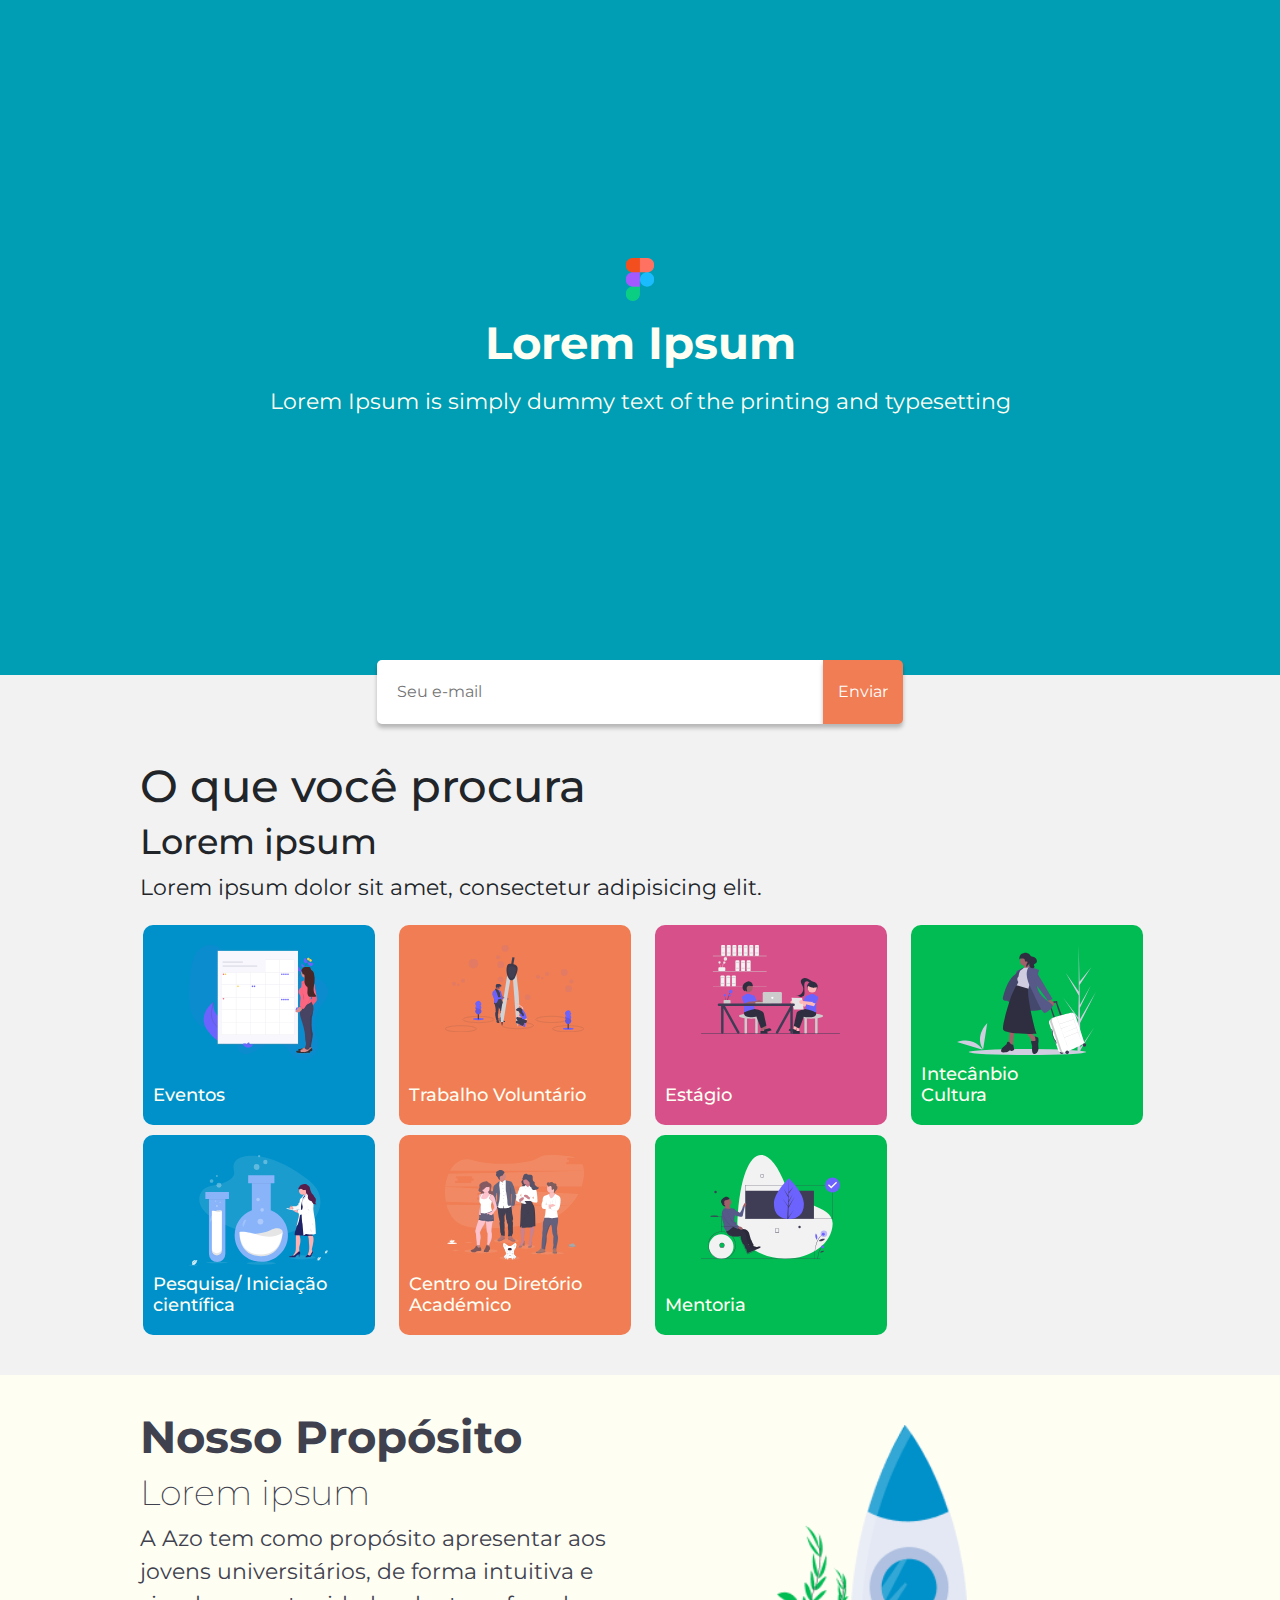
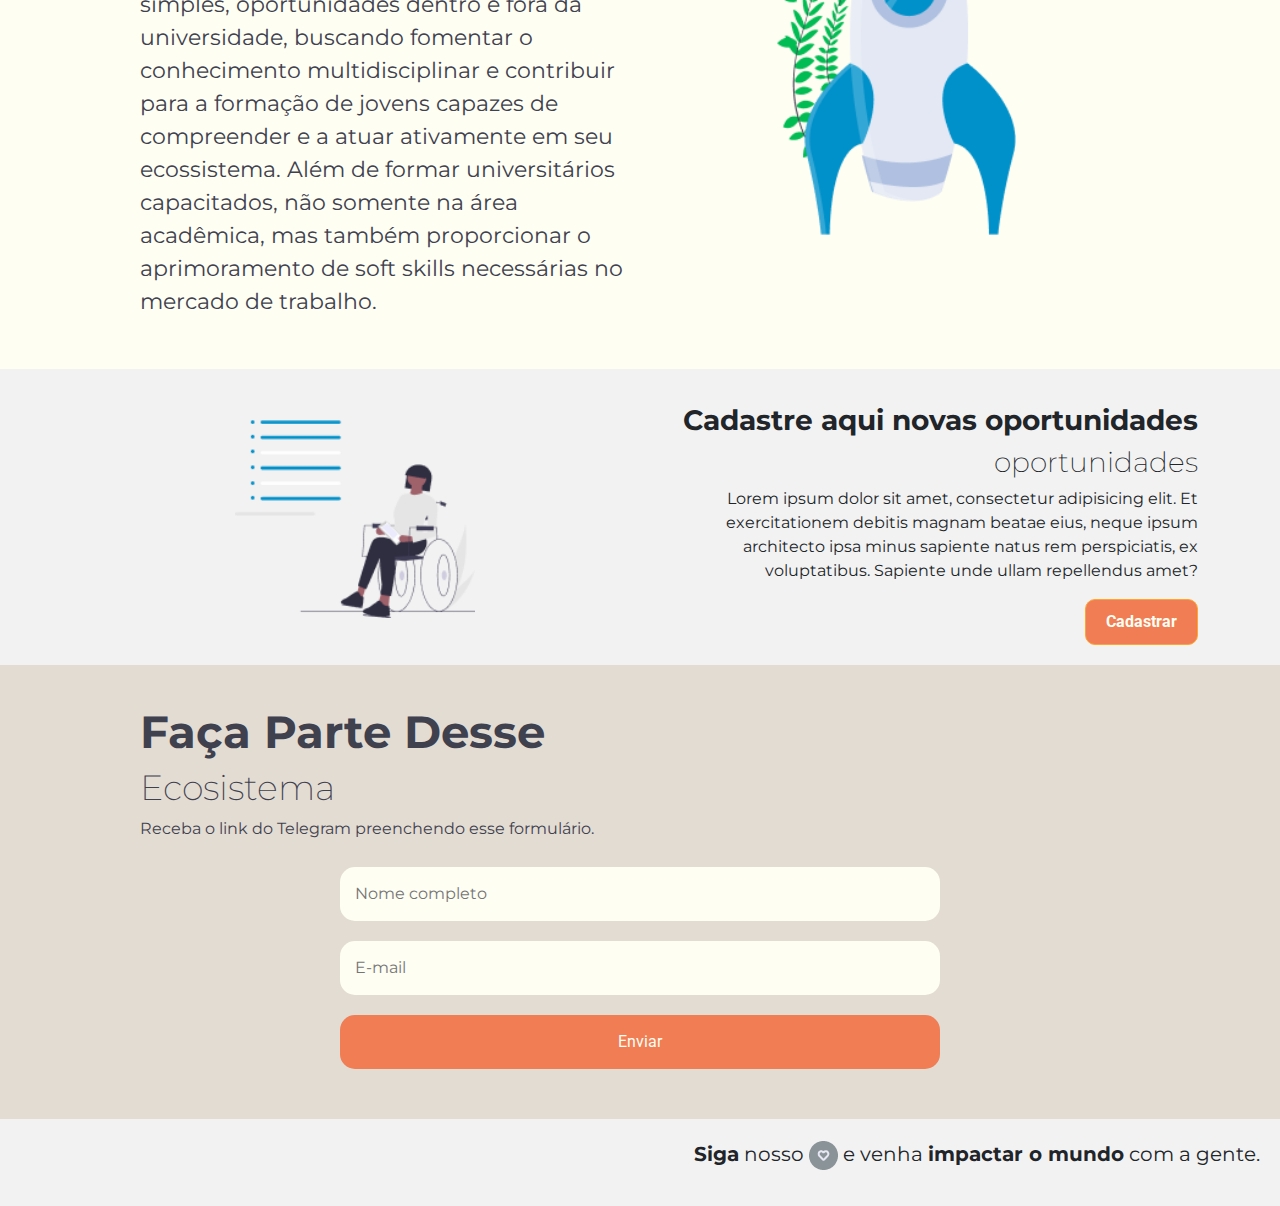
<file: index.html>
<!DOCTYPE html>
<html lang="pt-br">
<head>
    <meta charset="UTF-8">
    <meta name="viewport" content="width=device-width, initial-scale=1.0">
    <link rel="stylesheet" href="CSS/bootstrap.min.css" rel="stylesheet" >
    <link rel="preconnect" href="https://fonts.gstatic.com">
    <link rel="preconnect" href="https://fonts.gstatic.com">
    <link href="https://fonts.googleapis.com/css2?family=Montserrat:ital,wght@0,100;0,200;0,300;0,400;0,500;0,600;0,700;0,800;0,900;1,100;1,200;1,300;1,400;1,500;1,600;1,700;1,800;1,900&family=Roboto:ital,wght@0,100;0,300;0,400;0,500;0,700;0,900;1,100;1,300;1,400;1,500;1,700;1,900&display=swap" rel="stylesheet">
    <link rel="stylesheet" href="CSS/style.css">
    <title>Konect</title>
</head>
<body>  
    <main>
        <div class="inicio d-flex align-items-center" id="inicio">
            <div class="container">
                <div class="row">
                    <div class="col-sm-12">
                        <div class="inicio__wrap d-flex flex-column align-items-center">
                            <img src="IMG/logo.png" alt="Logo">
                            <h1 class="inicio__titulo titulo__braco">Lorem Ipsum</h1>
                            <p class="inicio__texto texto__branco">Lorem Ipsum is simply dummy text of the printing and typesetting</p>
                        </div>
                    </div>
                </div>
            </div>
        </div>
        <div class="inicio__news__wrap">
            <div class="container">
                <div class="row">
                    <div class="col-12">
                        <div class="inicio__news">
                            <form action="" method="post">
                                <div class="form__sub__wrap d-flex justify-content-center">
                                    <input placeholder="Seu e-mail" type="email" name="mail_sub" id="mail_sub">
                                    <input type="submit" value="Enviar" id="enviar_sub">
                                </div>
                            </form>
                        </div>
                    </div>
                </div>
            </div>
        </div>
    </main>
    <section id="oportunidades">
        <div class="container-fluid ">
            <div class="row">
                <div class="col-12 ">
                    <div class="proposito__wrap">
                        <h2 class="proposito__titulo">O que você procura</h2>
                        <h3 class="proposito__subtitulo">Lorem ipsum</h3>
                        <p class="proposito__texto">
                            Lorem ipsum dolor sit amet, consectetur adipisicing elit.
                        </p>
                    </div>
                </div>
            </div>
            <div class="row">
                <div class="col-6 col-md-4 col-lg-3">
                    <a href="" class="oportunidade__link" style="background-image: url(/IMG/cards_1.svg);">
                        <div class="oportinade__wrap">
                            <h3 class="oportunidade__titulo">Eventos</h3>
                        </div>
                    </a>
                </div>
                <div class="col-6 col-md-4 col-lg-3">
                    <a href="" class="oportunidade__link" style="background-image: url(/IMG/cards_2.svg);">
                        <div class="oportinade__wrap">
                            <h3 class="oportunidade__titulo">Trabalho Voluntário</h3>
                        </div>
                    </a>
                </div>
                <div class="col-6 col-md-4 col-lg-3">
                    <a href="" class="oportunidade__link" style="background-image: url(/IMG/cards_3.svg);">
                        <div class="oportinade__wrap">
                            <h3 class="oportunidade__titulo">Estágio</h3>
                        </div>
                    </a>
                </div>
                <div class="col-6 col-md-4 col-lg-3">
                    <a href="" class="oportunidade__link" style="background-image: url(/IMG/cards_4.svg);">
                        <div class="oportinade__wrap">
                            <h3 class="oportunidade__titulo">Intecânbio <br> Cultura</h3>
                        </div>
                    </a>
                </div>
                <div class="col-6 col-md-4 col-lg-3">
                    <a href="" class="oportunidade__link" style="background-image: url(/IMG/cards_5.svg);">
                        <div class="oportinade__wrap">
                            <h3 class="oportunidade__titulo">Pesquisa/ Iniciação científica </h3>
                        </div>
                    </a>
                </div>
                <div class="col-6 col-md-4 col-lg-3">
                    <a href="" class="oportunidade__link" style="background-image: url(/IMG/cards_6.svg);">
                        <div class="oportinade__wrap">
                            <h3 class="oportunidade__titulo">Centro ou Diretório Académico</h3>
                        </div>
                    </a>
                </div>
                <div class="col-6 col-md-4 col-lg-3">
                    <a href="" class="oportunidade__link" style="background-image: url(/IMG/cards_7.svg);">
                        <div class="oportinade__wrap">
                            <h3 class="oportunidade__titulo">Mentoria</h3>
                        </div>
                    </a>
                </div>
            </div>
        </div>
    </section>
    <section id="proposito">
        <div class="container">
            <div class="row">
                <div class="col-12 col-md-6 ">
                    <div class="proposito__wrap">
                        <h2 class="proposito__titulo">Nosso Propósito</h2>
                        <h3 class="proposito__subtitulo">Lorem ipsum</h3>
                        <p class="proposito__texto">
                            A Azo tem como propósito apresentar aos jovens universitários, de forma intuitiva e simples, oportunidades dentro e fora da universidade, buscando fomentar o conhecimento multidisciplinar e contribuir para a formação de jovens capazes de compreender e a atuar ativamente em seu ecossistema. Além de formar universitários capacitados, não somente na área acadêmica, mas também proporcionar o aprimoramento de soft skills necessárias no mercado de trabalho.
                        </p>
                    </div>
                </div>
                <div class="col-12 col-md-6">
                    <div class="proposito__foguete__wrap">
                        <img class="proposito__foguete"src="/IMG/foguete.png" alt="">
                    </div>
                </div>
            </div>
        </div>
    </section>
    <section id="cadastrese">
        <div class="container">
            <div class="row">
                <div class="col-12 col-md-6">
                    <div class="proposito__foguete__wrap">
                        <img class="proposito__foguete"src="/IMG/garota.png" alt="">
                    </div>
                </div>
                <div class="col-12 col-md-6 ">
                    <div class="cadastrese__wrap">
                        <h2 class="cadastrese__titulo">Cadastre aqui novas oportunidades</h2>
                        <h3 class="cadastrese__subtitulo">oportunidades</h3>
                        <p class="cadastrese__texto">
                            Lorem ipsum dolor sit amet, consectetur adipisicing elit. Et exercitationem debitis magnam beatae eius, neque ipsum architecto ipsa minus sapiente natus rem perspiciatis, ex voluptatibus. Sapiente unde ullam repellendus amet?
                        </p>
                        <a href="" class="cadastrese__button__wrap">
                            <button class="cadastrese__button">Cadastrar</button>
                        </a>
                    </div>
                </div>
            </div>
        </div>
    </section>
    <section id="formulario">
        <div class="container">
            <div class="row">
                <div class="col-12 ">
                    <div class="formulario__wrap">
                        <h2 class="formulario__titulo">Faça Parte Desse</h2>
                        <h3 class="formulario__subtitulo">Ecosistema</h3>
                        <p class="formularios__texto">
                            Receba o link do Telegram preenchendo esse formulário.
                        </p>
                    </div>
                    <div class="inscreva__wrap">
                        <form action="" method="post">
                            <div class="inscreva-form-group d-flex flex-column ">
                                <input placeholder="Nome completo" type="text" name="nome" id="nome">
                                <input placeholder="E-mail" type="mail" name="mail" id="mail">
                                <input type="submit" value="Enviar" id="enviar">
                            </div>
                        </form>
                    </div>
                </div>
            </div>
        </div>
    </section>
    <footer id="footer">
        <p class="footer__text">
            <strong>Siga</strong> nosso <a href="https://www.instagram.com/ozazo2021/" target="_blank"><img src="/IMG/coracao.png" alt=""></a> e venha <strong>impactar o mundo</strong> com a gente.
        </p>
    </footer>
    <script src="JS/bootstrap.bundle.min.js"></script>
</body>
</html>
</file>
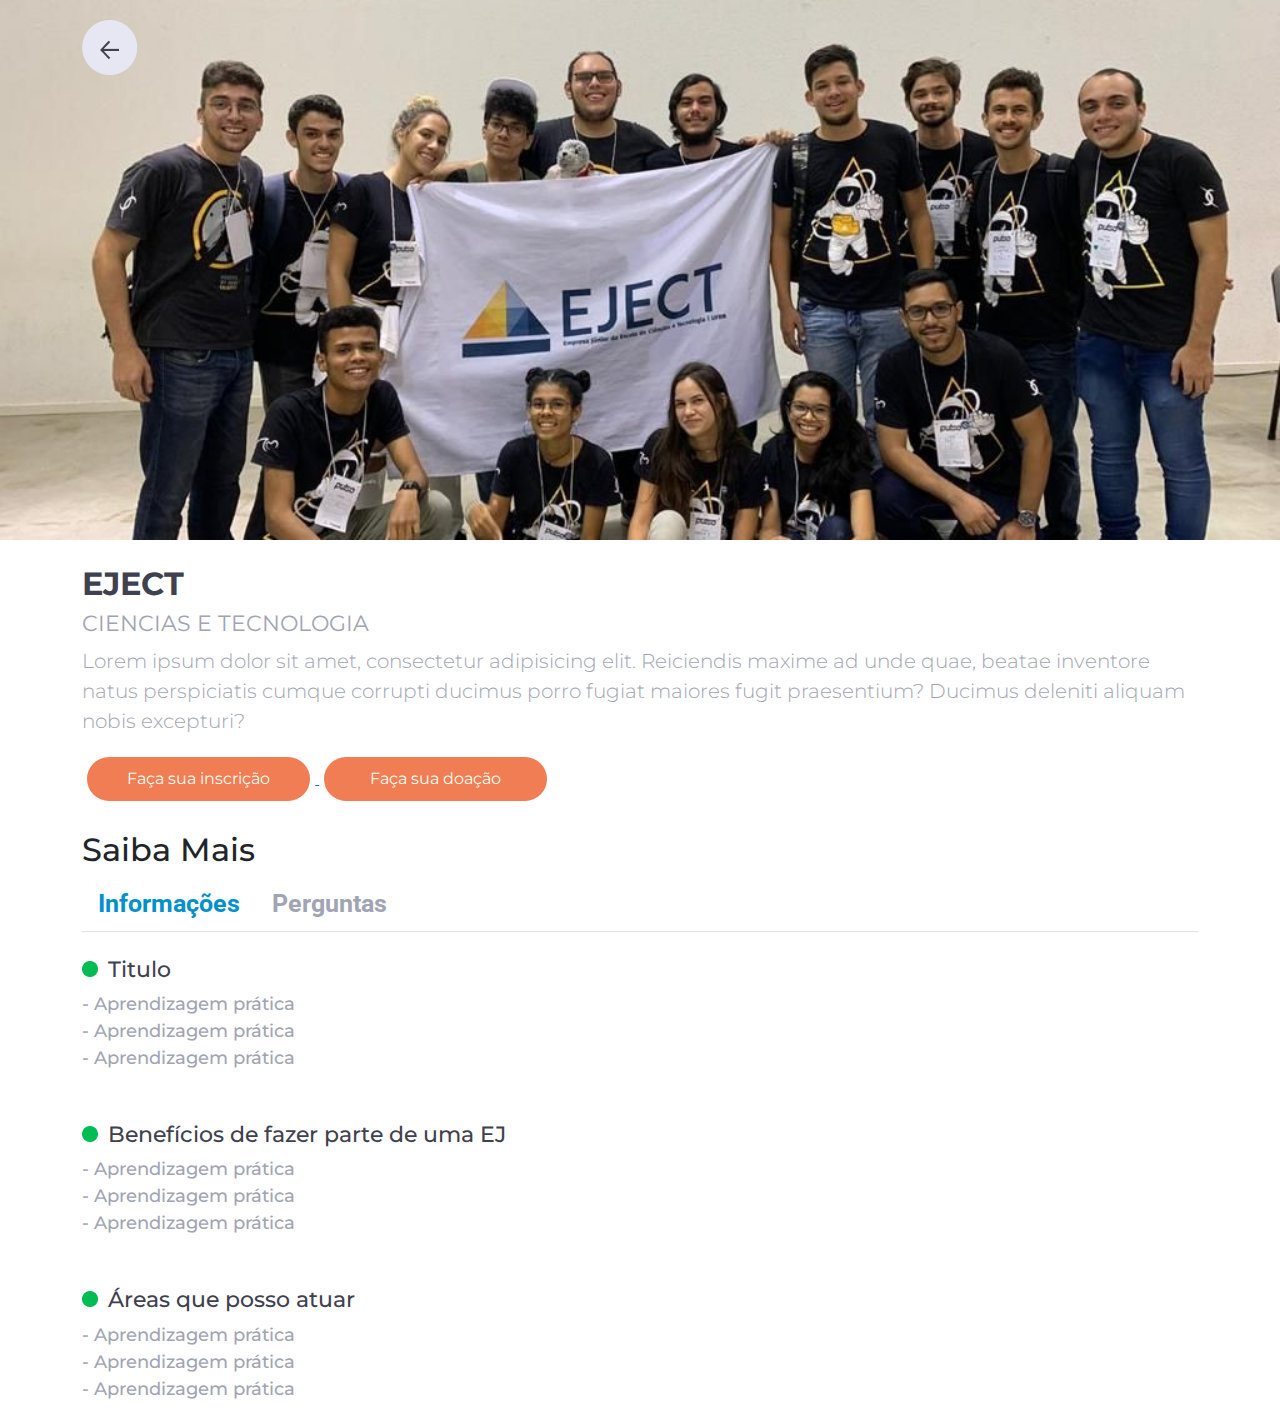
<file: details.html>
<!DOCTYPE html>
<html lang="pt-br">

<head>
    <meta charset="UTF-8">
    <meta name="viewport" content="width=device-width, initial-scale=1.0">
    <link rel="stylesheet" href="CSS/bootstrap.min.css" rel="stylesheet">
    <link rel="preconnect" href="https://fonts.gstatic.com">
    <link rel="preconnect" href="https://fonts.gstatic.com">
    <link
        href="https://fonts.googleapis.com/css2?family=Montserrat:ital,wght@0,100;0,200;0,300;0,400;0,500;0,600;0,700;0,800;0,900;1,100;1,200;1,300;1,400;1,500;1,600;1,700;1,800;1,900&family=Roboto:ital,wght@0,100;0,300;0,400;0,500;0,700;0,900;1,100;1,300;1,400;1,500;1,700;1,900&display=swap"
        rel="stylesheet">
    <link rel="stylesheet" href="slick/slick.css">
    <link rel="stylesheet" href="slick/slick-theme.css">
    <link rel="stylesheet" href="CSS/details.css">
    <title>Konect | Empresa Junior</title>
</head>

<body>
    <section id="head" style="background-image: url(/IMG/bg-eject.jfif);">
        <div class="container">
            <div class="row">
                <div class="col-12">
                    <div class="head__wrap d-flex align-items-center">
                        <div class="head__icone__wrap">
                            <a href="/index.html">
                                <img class="head__icone" src="/IMG/icone_voltar.png" alt="">
                            </a>
                        </div>
                    </div>
                </div>
            </div>
    </section>
    <section id="saiba-mais">
        <div class="container">
            <div class="row">
                <div class="col-12">
                    <div class="saiba-mais__info__wrap">
                        <h1 class="saiba-mais__titulo">EJECT</h1>
                        <h3 class="saiba-mais__subtitulo">Ciencias e tecnologia</h3>
                        <p class="saiba-mais__descricao">
                            Lorem ipsum dolor sit amet, consectetur adipisicing elit. Reiciendis maxime ad unde quae,
                            beatae inventore natus perspiciatis cumque corrupti ducimus porro fugiat maiores fugit
                            praesentium? Ducimus deleniti aliquam nobis excepturi?
                        </p>
                        <a href="http://">
                            <button class="saiba-mais__button">Faça sua inscrição</button>
                        </a>
                        <a href="http://">
                            <button class="saiba-mais__button">Faça sua doação</button>
                        </a>
                    </div>
                </div>
            </div>
        </div>
    </section>
    <section id="abas">
        <div class="container">
            <div class="row">
                <div class="col-12">
                    <h2 class="abas__titulo">Saiba Mais</h2>
                </div>
            </div>
            <ul class="nav nav-tabs" id="myTab" role="tablist">
                <li class="nav-item" role="presentation">
                    <a class="nav-link active" id="informacoes-tab" data-bs-toggle="tab" href="#informacoes" role="tab"
                        aria-controls="home" aria-selected="true">Informações</a>
                </li>
                <li class="nav-item" role="presentation">
                    <a class="nav-link" id="perguntas-tab" data-bs-toggle="tab" href="#perguntas" role="tab"
                        aria-controls="perguntas" aria-selected="true">Perguntas</a>
                </li>
            </ul>
            <!-- O CONTEUDO FICA AQUI -->
            <div class="tab-content" id="myTabContent">
                <!-- INFORMAÇÕES -->
                <div class="tab-pane fade show active" id="informacoes" role="tabpanel"
                    aria-labelledby="informacoes-tab">
                    <!-- CADA INFORMAÇÃO -->
                    <div class="informacoes__wrap">
                        <div class="informacoes__titulo__wrap d-flex align-items-baseline">
                            <img src="/IMG/Ellipse.png" alt="">
                            <h3 class="informacoes__titulo">Titulo</h3>
                        </div>
                        <p class="informacoes__texto">- Aprendizagem prática</p>
                        <p class="informacoes__texto">- Aprendizagem prática</p>
                        <p class="informacoes__texto">- Aprendizagem prática</p>
                    </div>
                    <div class="informacoes__wrap">
                        <div class="informacoes__titulo__wrap d-flex align-items-baseline">
                            <img src="/IMG/Ellipse.png" alt="">
                            <h3 class="informacoes__titulo">Benefícios de fazer parte de uma EJ</h3>
                        </div>
                        <p class="informacoes__texto">- Aprendizagem prática</p>
                        <p class="informacoes__texto">- Aprendizagem prática</p>
                        <p class="informacoes__texto">- Aprendizagem prática</p>
                    </div>
                    <div class="informacoes__wrap">
                        <div class="informacoes__titulo__wrap d-flex align-items-baseline">
                            <img src="/IMG/Ellipse.png" alt="">
                            <h3 class="informacoes__titulo">Áreas que posso atuar</h3>
                        </div>
                        <p class="informacoes__texto">- Aprendizagem prática</p>
                        <p class="informacoes__texto">- Aprendizagem prática</p>
                        <p class="informacoes__texto">- Aprendizagem prática</p>
                    </div>
                </div>
                <!-- PERFUNTAS -->
                <div class="tab-pane fade" id="perguntas" role="tabpanel" aria-labelledby="perguntas-tab">
                    <div class="accordion" id="accordionExample">
                        <!-- CADA ACORDEAO É ESSE accordion-item -->
                        <div class="accordion-item">
                            <h2 class="accordion-header" id="pergunta-1">
                                <button class="accordion-button" type="button" data-bs-toggle="collapse"
                                    data-bs-target="#Colapsse-1" aria-expanded="true" aria-controls="Colapsse-1">
                                    <img src="/IMG/Ellipse.png" alt="">
                                    <h3 class="perguntas__titulo">  Lorem Ipsum is simply dummy text of the printing and typesetting industry?J</h3>
                                </button>
                            </h2>
                            <div id="Colapsse-1" class="accordion-collapse collapse" aria-labelledby="pergunta-1"
                                data-bs-parent="#accordionExample">
                                <div class="accordion-body">
                                    Lorem Ipsum is simply dummy text of the printing and typesetting industry. Lorem Ipsum has been the industry's standard dummy text ever since the 1500s, when an unknown printer took a galley of type and scrambled it to make a type specimen book.
                                </div>
                            </div>
                        </div>
                        <div class="accordion-item">
                            <h2 class="accordion-header" id="pergunta-2">
                                <button class="accordion-button" type="button" data-bs-toggle="collapse"
                                    data-bs-target="#Colapsse-2" aria-expanded="true" aria-controls="Colapsse-2">
                                    <img src="/IMG/Ellipse.png" alt="">
                                    <h3 class="perguntas__titulo">  Lorem Ipsum is simply dummy text of the printing and typesetting industry?J</h3>
                                </button>
                            </h2>
                            <div id="Colapsse-2" class="accordion-collapse collapse" aria-labelledby="pergunta-2"
                                data-bs-parent="#accordionExample">
                                <div class="accordion-body">
                                    Lorem Ipsum is simply dummy text of the printing and typesetting industry. Lorem Ipsum has been the industry's standard dummy text ever since the 1500s, when an unknown printer took a galley of type and scrambled it to make a type specimen book.
                                </div>
                            </div>
                        </div>
                        <div class="accordion-item">
                            <h2 class="accordion-header" id="pergunta-3">
                                <button class="accordion-button" type="button" data-bs-toggle="collapse"
                                    data-bs-target="#Colapsse-3" aria-expanded="true" aria-controls="Colapsse-3">
                                    <img src="/IMG/Ellipse.png" alt="">
                                    <h3 class="perguntas__titulo">  Lorem Ipsum is simply dummy text of the printing and typesetting industry?J</h3>
                                </button>
                            </h2>
                            <div id="Colapsse-3" class="accordion-collapse collapse" aria-labelledby="pergunta-3"
                                data-bs-parent="#accordionExample">
                                <div class="accordion-body">
                                    Lorem Ipsum is simply dummy text of the printing and typesetting industry. Lorem Ipsum has been the industry's standard dummy text ever since the 1500s, when an unknown printer took a galley of type and scrambled it to make a type specimen book.
                                </div>
                            </div>
                        </div>
                        <div class="accordion-item">
                            <h2 class="accordion-header" id="pergunta-4">
                                <button class="accordion-button" type="button" data-bs-toggle="collapse"
                                    data-bs-target="#Colapsse-4" aria-expanded="true" aria-controls="Colapsse-4">
                                    <img src="/IMG/Ellipse.png" alt="">
                                    <h3 class="perguntas__titulo">  Lorem Ipsum is simply dummy text of the printing and typesetting industry?J</h3>
                                </button>
                            </h2>
                            <div id="Colapsse-4" class="accordion-collapse collapse" aria-labelledby="pergunta-4"
                                data-bs-parent="#accordionExample">
                                <div class="accordion-body">
                                    Lorem Ipsum is simply dummy text of the printing and typesetting industry. Lorem Ipsum has been the industry's standard dummy text ever since the 1500s, when an unknown printer took a galley of type and scrambled it to make a type specimen book.
                                </div>
                            </div>
                        </div>
                        <div class="accordion-item">
                            <h2 class="accordion-header" id="pergunta-5">
                                <button class="accordion-button" type="button" data-bs-toggle="collapse"
                                    data-bs-target="#Colapsse-5" aria-expanded="true" aria-controls="Colapsse-5">
                                    <img src="/IMG/Ellipse.png" alt="">
                                    <h3 class="perguntas__titulo">  Lorem Ipsum is simply dummy text of the printing and typesetting industry?J</h3>
                                </button>
                            </h2>
                            <div id="Colapsse-5" class="accordion-collapse collapse" aria-labelledby="pergunta-5"
                                data-bs-parent="#accordionExample">
                                <div class="accordion-body">
                                    Lorem Ipsum is simply dummy text of the printing and typesetting industry. Lorem Ipsum has been the industry's standard dummy text ever since the 1500s, when an unknown printer took a galley of type and scrambled it to make a type specimen book.
                                </div>
                            </div>
                        </div>
                    </div>
                </div>
            </div>
        </div>
    </section>
    <script src="JS/bootstrap.bundle.min.js"></script>
</body>

</html>
</file>
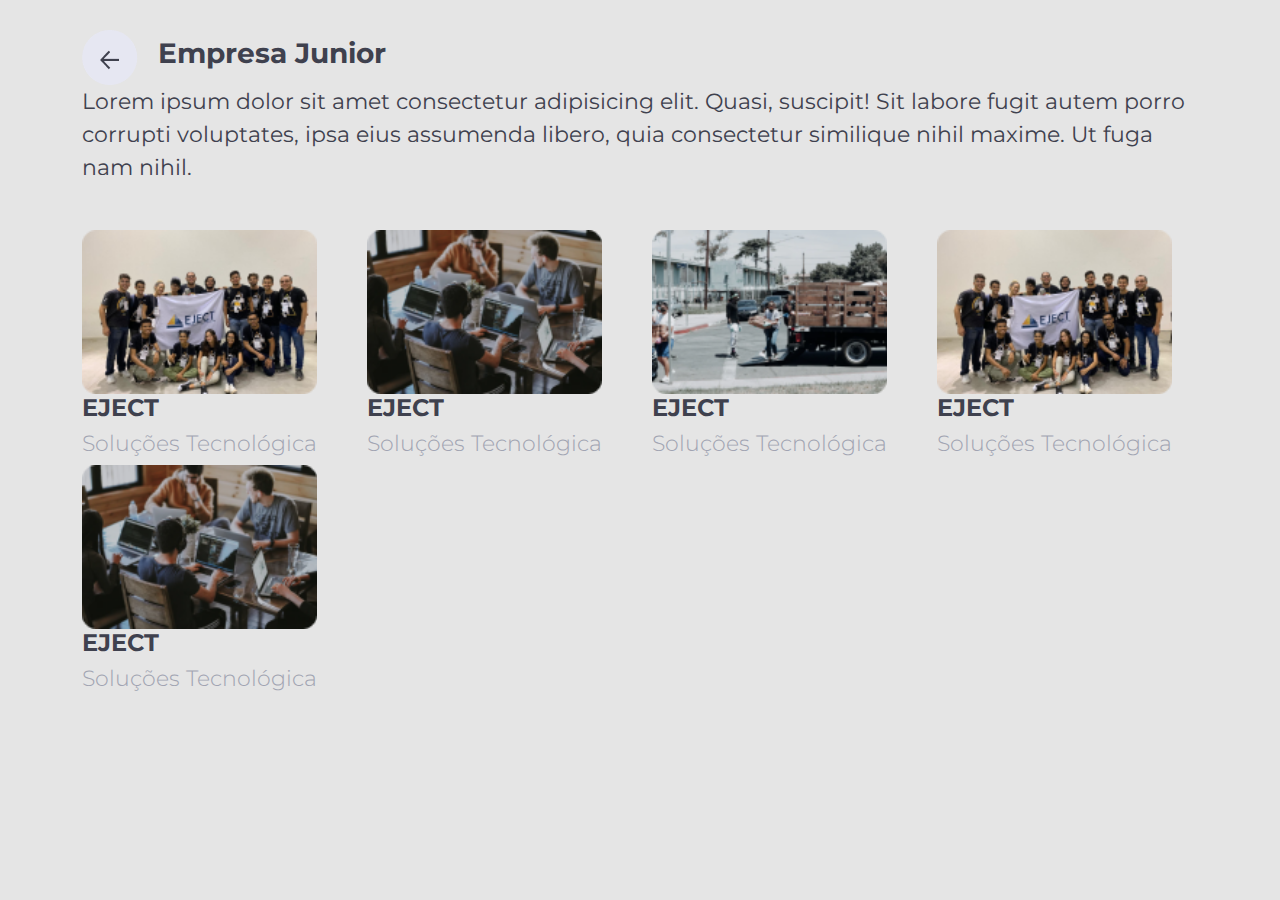
<file: empresa-junior.html>
<!DOCTYPE html>
<html lang="pt-br">
<head>
    <meta charset="UTF-8">
    <meta name="viewport" content="width=device-width, initial-scale=1.0">
    <link rel="stylesheet" href="CSS/bootstrap.min.css" rel="stylesheet" >
    <link rel="preconnect" href="https://fonts.gstatic.com">
    <link rel="preconnect" href="https://fonts.gstatic.com">
    <link href="https://fonts.googleapis.com/css2?family=Montserrat:ital,wght@0,100;0,200;0,300;0,400;0,500;0,600;0,700;0,800;0,900;1,100;1,200;1,300;1,400;1,500;1,600;1,700;1,800;1,900&family=Roboto:ital,wght@0,100;0,300;0,400;0,500;0,700;0,900;1,100;1,300;1,400;1,500;1,700;1,900&display=swap" rel="stylesheet">
    <link rel="stylesheet" href="slick/slick.css">
    <link rel="stylesheet" href="slick/slick-theme.css">
    <link rel="stylesheet" href="CSS/categoria__especifica.css">
    <title>Konect | Empresa Junior</title>
</head>
<body>  
    <section id="head">
        <div class="container">
            <div class="row">
                <div class="col-12">
                    <div class="head__wrap d-flex align-items-center">
                        <div class="head__icone__wrap">
                            <a href="/index.html">
                                <img class="head__icone" src="/IMG/icone_voltar.png" alt="">
                            </a>
                        </div>
                        <div class="head__titulo__wrap">
                            <h1 class="head_titulo">Empresa Junior</h1>
                        </div>
                    </div>
                    <div class="head__descricao__wrap">
                        <p class="head__descricao">
                            Lorem ipsum dolor sit amet consectetur adipisicing elit. Quasi, suscipit! Sit labore fugit autem porro corrupti voluptates, ipsa eius assumenda libero, quia consectetur similique nihil maxime. Ut fuga nam nihil.
                        </p>

                    </div>
                </div>
            </div>
        </div>
    </section>
    <main class="items">
        <section class="item__wrap"> 
            <div class="container">
                <div class="row">
                        <div class="col-6 col-sm-6 col-md-4 col-lg-3 item__carrossel">
                            <a href="http://">
                                <div class="item">
                                    <img class="item__img" src="/IMG/category_2.png" alt="">
                                    <h3 class="item__titulo">EJECT</h3>
                                    <h5 class="item__descricao">Soluções Tecnológica </h5>
                                </div>
                            </a>
                        </div>
                        <div class="col-6 col-sm-6 col-md-4 col-lg-3 item__carrossel">
                            <a href="http://">
                                <div class="item">
                                    <img class="item__img" src="/IMG/category_1.png" alt="">
                                    <h3 class="item__titulo">EJECT</h3>
                                    <h5 class="item__descricao">Soluções Tecnológica </h5>
                                </div>
                            </a>
                        </div>
                        <div class="col-6 col-sm-6 col-md-4 col-lg-3 item__carrossel">
                            <a href="">
                                <div class="item">
                                    <img class="item__img" src="/IMG/category_3.png" alt="">
                                    <h3 class="item__titulo">EJECT</h3>
                                    <h5 class="item__descricao">Soluções Tecnológica </h5>
                                </div>
                            </a>
                        </div>
                        <div class="col-6 col-sm-6 col-md-4 col-lg-3 item__carrossel">
                            <a href="">
                                <div class="item">
                                    <img class="item__img" src="/IMG/category_2.png" alt="">
                                    <h3 class="item__titulo">EJECT</h3>
                                    <h5 class="item__descricao">Soluções Tecnológica </h5>
                                </div>
                            </a>
                        </div>
                        <div class="col-6 col-sm-6 col-md-4 col-lg-3 item__carrossel">
                            <a href="">
                                <div class="item">
                                    <img class="item__img" src="/IMG/category_1.png" alt="">
                                    <h3 class="item__titulo">EJECT</h3>
                                    <h5 class="item__descricao">Soluções Tecnológica </h5>
                                </div>
                            </a>
                        </div>
                </div>
            </div>
        </section>
    </main>
    <script src="JS/bootstrap.bundle.min.js"></script>
</body>
</html>
</file>
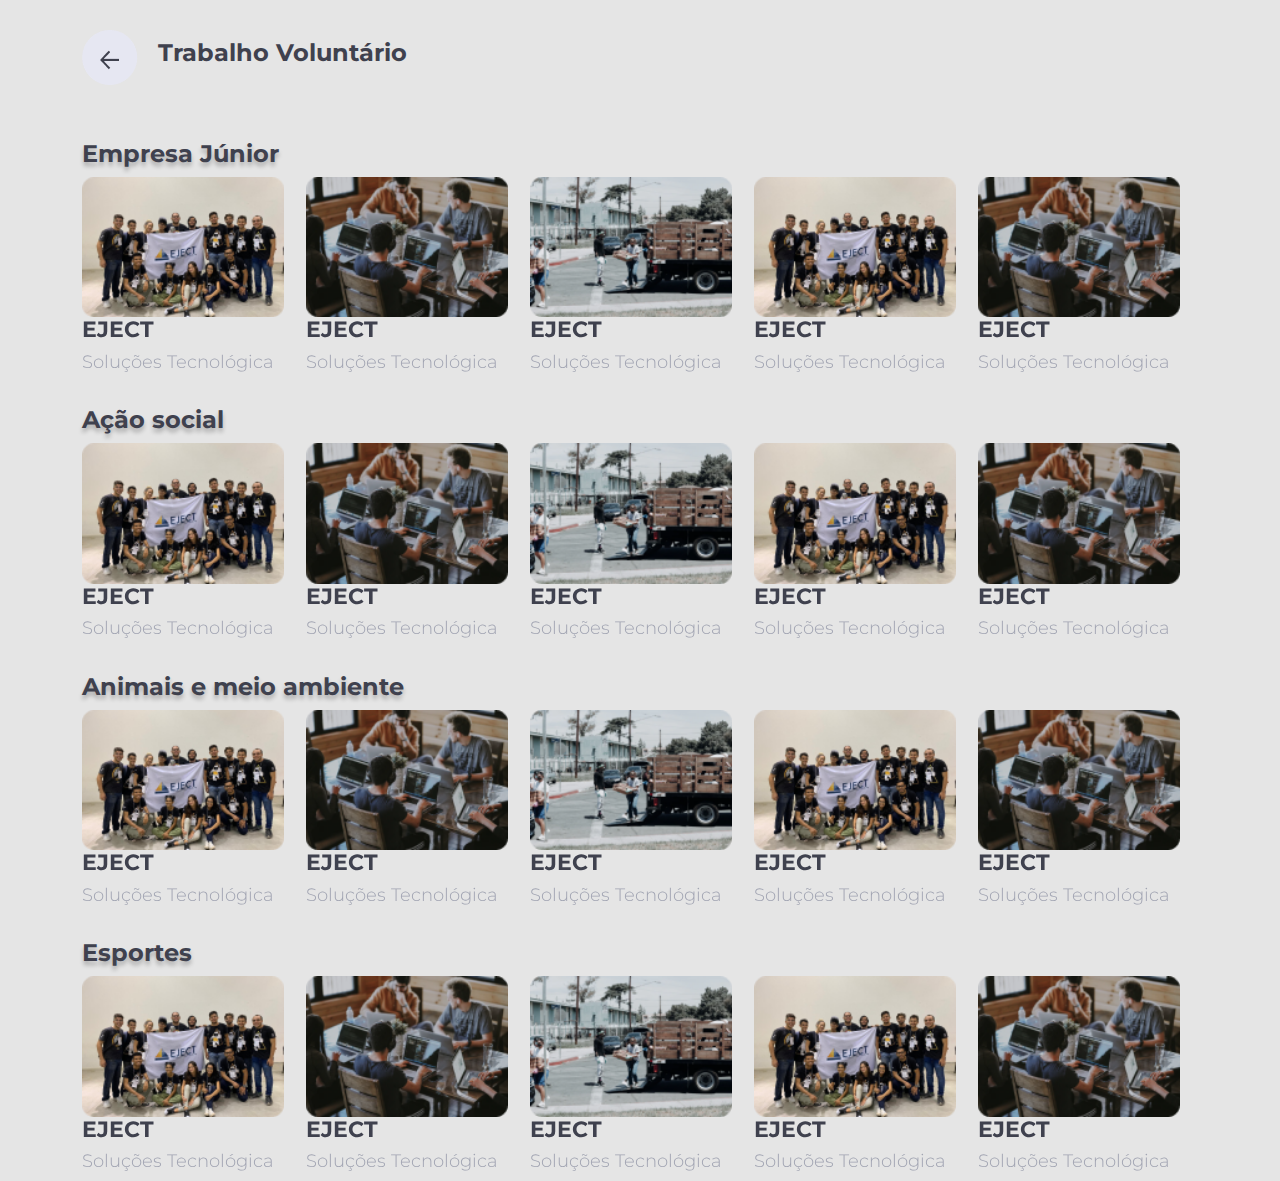
<file: trabalho-voluntario.html>
<!DOCTYPE html>
<html lang="pt-br">
<head>
    <meta charset="UTF-8">
    <meta name="viewport" content="width=device-width, initial-scale=1.0">
    <link rel="stylesheet" href="CSS/bootstrap.min.css" rel="stylesheet" >
    <link rel="preconnect" href="https://fonts.gstatic.com">
    <link rel="preconnect" href="https://fonts.gstatic.com">
    <link href="https://fonts.googleapis.com/css2?family=Montserrat:ital,wght@0,100;0,200;0,300;0,400;0,500;0,600;0,700;0,800;0,900;1,100;1,200;1,300;1,400;1,500;1,600;1,700;1,800;1,900&family=Roboto:ital,wght@0,100;0,300;0,400;0,500;0,700;0,900;1,100;1,300;1,400;1,500;1,700;1,900&display=swap" rel="stylesheet">
    <link rel="stylesheet" href="slick/slick.css">
    <link rel="stylesheet" href="slick/slick-theme.css">
    <link rel="stylesheet" href="CSS/categoria.css">
    <title>Konect | Trabalho Voluntário</title>
</head>
<body>  
    <section id="head">
        <div class="container">
            <div class="row">
                <div class="col-12">
                    <div class="head__wrap d-flex align-items-center">
                        <div class="head__icone__wrap">
                            <a href="/index.html">
                                <img class="head__icone" src="/IMG/icone_voltar.png" alt="">
                            </a>
                        </div>
                        <div class="head__titulo__wrap">
                            <h1 class="head_titulo">Trabalho Voluntário</h1>
                        </div>
                    </div>
                </div>
            </div>
        </div>
    </section>
    <main class="items">
        <section class="item__wrap"> 
            <div class="container">
                <div class="row">
                    <a href="/empresa-junior.html" class="item__title__wrap">
                        <h2 class="item__title">Empresa Júnior</h2>
                    </a>
                    <div class="carrosel">
                        <div class="item__carrossel">
                            <a href="http://">
                                <div class="item">
                                    <img class="item__img" src="/IMG/category_2.png" alt="">
                                    <h3 class="item__titulo">EJECT</h3>
                                    <h5 class="item__descricao">Soluções Tecnológica </h5>
                                </div>
                            </a>
                        </div>
                        <div class="item__carrossel">
                            <a href="http://">
                                <div class="item">
                                    <img class="item__img" src="/IMG/category_1.png" alt="">
                                    <h3 class="item__titulo">EJECT</h3>
                                    <h5 class="item__descricao">Soluções Tecnológica </h5>
                                </div>
                            </a>
                        </div>
                        <div class="item__carrossel">
                            <a href="">
                                <div class="item">
                                    <img class="item__img" src="/IMG/category_3.png" alt="">
                                    <h3 class="item__titulo">EJECT</h3>
                                    <h5 class="item__descricao">Soluções Tecnológica </h5>
                                </div>
                            </a>
                        </div>
                        <div class="item__carrossel">
                            <a href="">
                                <div class="item">
                                    <img class="item__img" src="/IMG/category_2.png" alt="">
                                    <h3 class="item__titulo">EJECT</h3>
                                    <h5 class="item__descricao">Soluções Tecnológica </h5>
                                </div>
                            </a>
                        </div>
                        <div class="item__carrossel">
                            <a href="">
                                <div class="item">
                                    <img class="item__img" src="/IMG/category_1.png" alt="">
                                    <h3 class="item__titulo">EJECT</h3>
                                    <h5 class="item__descricao">Soluções Tecnológica </h5>
                                </div>
                            </a>
                        </div>

                    </div>
                </div>
                <div class="row">
                    <a href="" class="item__title__wrap">
                        <h2 class="item__title">Ação social</h2>
                    </a>
                    <div class="carrosel">
                        <div class="item__carrossel">
                            <a href="http://">
                                <div class="item">
                                    <img class="item__img" src="/IMG/category_2.png" alt="">
                                    <h3 class="item__titulo">EJECT</h3>
                                    <h5 class="item__descricao">Soluções Tecnológica </h5>
                                </div>
                            </a>
                        </div>
                        <div class="item__carrossel">
                            <a href="">
                                <div class="item">
                                    <img class="item__img" src="/IMG/category_1.png" alt="">
                                    <h3 class="item__titulo">EJECT</h3>
                                    <h5 class="item__descricao">Soluções Tecnológica </h5>
                                </div>
                            </a>
                        </div>
                        <div class="item__carrossel">
                            <a href="">
                                <div class="item">
                                    <img class="item__img" src="/IMG/category_3.png" alt="">
                                    <h3 class="item__titulo">EJECT</h3>
                                    <h5 class="item__descricao">Soluções Tecnológica </h5>
                                </div>
                            </a>
                        </div>
                        <div class="item__carrossel">
                            <a href="">
                                <div class="item">
                                    <img class="item__img" src="/IMG/category_2.png" alt="">
                                    <h3 class="item__titulo">EJECT</h3>
                                    <h5 class="item__descricao">Soluções Tecnológica </h5>
                                </div>
                            </a>
                        </div>
                        <div class="item__carrossel">
                            <a href="">
                                <div class="item">
                                    <img class="item__img" src="/IMG/category_1.png" alt="">
                                    <h3 class="item__titulo">EJECT</h3>
                                    <h5 class="item__descricao">Soluções Tecnológica </h5>
                                </div>
                            </a>
                        </div>

                    </div>
                </div>
                <div class="row">
                    <a href="" class="item__title__wrap">
                        <h2 class="item__title">Animais e meio ambiente</h2>
                    </a>
                    <div class="carrosel">
                        <div class="item__carrossel">
                            <a href="http://">
                                <div class="item">
                                    <img class="item__img" src="/IMG/category_2.png" alt="">
                                    <h3 class="item__titulo">EJECT</h3>
                                    <h5 class="item__descricao">Soluções Tecnológica </h5>
                                </div>
                            </a>
                        </div>
                        <div class="item__carrossel">
                            <a href="http://">
                                <div class="item">
                                    <img class="item__img" src="/IMG/category_1.png" alt="">
                                    <h3 class="item__titulo">EJECT</h3>
                                    <h5 class="item__descricao">Soluções Tecnológica </h5>
                                </div>
                            </a>
                        </div>
                        <div class="item__carrossel">
                            <a href="http://">
                                <div class="item">
                                    <img class="item__img" src="/IMG/category_3.png" alt="">
                                    <h3 class="item__titulo">EJECT</h3>
                                    <h5 class="item__descricao">Soluções Tecnológica </h5>
                                </div>
                            </a>
                        </div>
                        <div class="item__carrossel">
                            <a href="http://">
                                <div class="item">
                                    <img class="item__img" src="/IMG/category_2.png" alt="">
                                    <h3 class="item__titulo">EJECT</h3>
                                    <h5 class="item__descricao">Soluções Tecnológica </h5>
                                </div>
                            </a>
                        </div>
                        <div class="item__carrossel">
                            <a href="http://">
                                <div class="item">
                                    <img class="item__img" src="/IMG/category_1.png" alt="">
                                    <h3 class="item__titulo">EJECT</h3>
                                    <h5 class="item__descricao">Soluções Tecnológica </h5>
                                </div>
                            </a>
                        </div>

                    </div>
                </div>
                <div class="row">
                    <a href="" class="item__title__wrap">
                        <h2 class="item__title">Esportes</h2>
                    </a>
                    <div class="carrosel">
                        <div class="item__carrossel">
                            <a href="http://">
                                <div class="item">
                                    <img class="item__img" src="/IMG/category_2.png" alt="">
                                    <h3 class="item__titulo">EJECT</h3>
                                    <h5 class="item__descricao">Soluções Tecnológica </h5>
                                </div>
                            </a>
                        </div>
                        <div class="item__carrossel">
                            <a href="http://">
                                <div class="item">
                                    <img class="item__img" src="/IMG/category_1.png" alt="">
                                    <h3 class="item__titulo">EJECT</h3>
                                    <h5 class="item__descricao">Soluções Tecnológica </h5>
                                </div>
                            </a>
                        </div>
                        <div class="item__carrossel">
                            <a href="http://">
                                <div class="item">
                                    <img class="item__img" src="/IMG/category_3.png" alt="">
                                    <h3 class="item__titulo">EJECT</h3>
                                    <h5 class="item__descricao">Soluções Tecnológica </h5>
                                </div>
                            </a>
                        </div>
                        <div class="item__carrossel">
                            <a href="http://">
                                <div class="item">
                                    <img class="item__img" src="/IMG/category_2.png" alt="">
                                    <h3 class="item__titulo">EJECT</h3>
                                    <h5 class="item__descricao">Soluções Tecnológica </h5>
                                </div>
                            </a>
                        </div>
                        <div class="item__carrossel">
                            <a href="http://">
                                <div class="item">
                                    <img class="item__img" src="/IMG/category_1.png" alt="">
                                    <h3 class="item__titulo">EJECT</h3>
                                    <h5 class="item__descricao">Soluções Tecnológica </h5>
                                </div>
                            </a>
                        </div>

                    </div>
                </div>
            </div>
        </section>
    </main>
    <script src="JS/bootstrap.bundle.min.js"></script>
    <script src="/JS/jquery-3.5.1.min.js"></script>
    <script src="/slick/slick.min.js"></script>
    <script src="/JS/slider.js"></script>
</body>
</html>
</file>
<file: CSS/style.css>
*{
    font-family: 'Montserrat';
}
body{
    background-color: #F2F2F2;
}
/* SEÇÃO INICIAL */
#inicio{
    background-color: #009EB4;
    height: 50vh;
    margin-bottom: -15px;
}
.inicio__wrap{
    text-align: center;
    color:#fefef3;
}
.inicio__wrap .inicio__titulo{
    font-weight: 700;
    font-size: 28px;
    margin: 15px 0 0 0;
}
.inicio__wrap .inicio__texto{
    font-weight: normal;
    font-size: 16px;
    margin: 15px 0 0 0;
}
.inicio__news__wrap .inicio__news #mail_sub, .inicio__news__wrap .inicio__news #enviar_sub{
    border: none;
    box-shadow: 0px 4px 4px rgba(0, 0, 0, 0.25);
}
.inicio__news__wrap .inicio__news #mail_sub{
    padding: 10px 15px;
    border-radius: 5px 0 0 5px;
}
.inicio__news__wrap .inicio__news #enviar_sub{
    background-color: #F07D53;
    color: #ffffff;
    padding: 10px 15px;
    border-radius: 0 5px 5px 0;
}
/* SEÇÃO PROPOSITO */
#proposito{
    background-color: #fefef3;
    background-position: right;
    background-repeat: no-repeat;
    background-size: cover;
    padding: 35px 0px 35px 0;
    color: #3f414e;
}
#proposito .proposito__titulo{
    font-weight: bold;
    font-size: 28px;
}
#proposito .proposito__subtitulo{
    font-weight: 200;
}
#proposito .proposito__botao{
    background: #F07D53;
    border: 1px solid #FFA62B;
    border-radius: 10px;
    color: #fefef3;
    font-family: "Roboto", sans-serif;
    font-weight: bold;
    padding: 10px 20px;
}
.proposito__foguete__wrap{
    text-align: center;
}
.proposito__foguete{
    width: 240px;
    margin: 15px auto;
}
/* SEÇÃO CADASTRE-SE */
#cadastrese{
    text-align: right;
    padding: 35px 0 35px 0;
}
#cadastrese .cadastrese__titulo{
    font-weight: bold;
    font-size: 28px;
}
#cadastrese .cadastrese__subtitulo{
    font-weight: 200;
}
#cadastrese .cadastrese__button{
    background: #F07D53;
    border: 1px solid #FFA62B;
    border-radius: 10px;
    color: #fefef3;
    font-family: "Roboto", sans-serif;
    font-weight: bold;
    padding: 10px 20px;
}
/* SEÇÃO FORMULÁRIO */
#formulario{
    background-color: #e3dcd3;
    padding: 40px 0;
    color: #3f414e;
    margin-top: -15px;
}
#formulario .formulario__titulo{
    font-weight: bold;
    font-size: 28px;
}
#formulario .formulario__subtitulo{
    font-weight: 200;
}
#formulario .formulario__texto{
    font-weight: 300;
    font-size: 12px ;
}
#formulario .inscreva-form-group input{
    margin: 10px 0;
    background-color: #fefef3;
    padding: 15px;
    border: none;
    border-radius: 15px;
    color: #3f414e;
    outline: none !important;
}
#formulario .inscreva-form-group #enviar{
    background-color: #F07D53;
    color: #fefef3;
    padding: 5px;
    font-family: "Roboto", sans-serif;
}

#oportunidades{
    padding: 35px 0;
    background-color:#F2F2F2;
}
#oportunidades .oportunidade__link{
    display: flex;
    align-items: flex-end;
    width: 100%;
    margin: 5px 2.5px ;
    padding: 10px;
    min-height: 200px;
    border-radius: 10px;
    text-decoration: none;
    background-size: contain;
    background-repeat: no-repeat;
    background-position: center top 20px;
}
#oportunidades .oportunidade__link .oportunidade__titulo{
    color: #fefef3;
    text-decoration: none;
    font-size: 18px;
}
#oportunidades  .row .col-6:nth-child(1) .oportunidade__link{
    background-color:#0091CA;
    background-image: url(/IMG/cards_1.svg);
    
}
#oportunidades  .row .col-6:nth-child(2) .oportunidade__link{
    background-color:#F07D53;
    background-image: url(/IMG/cards_2.svg);
    
}
#oportunidades  .row .col-6:nth-child(3) .oportunidade__link{
    background-color:#D8508A;
    background-image: url(/IMG/cards_3.svg);
    
}
#oportunidades  .row .col-6:nth-child(4) .oportunidade__link{
    background-color:#00BC52;
    background-image: url(/IMG/cards_4.svg);
    
}
#oportunidades  .row .col-6:nth-child(5) .oportunidade__link{
    background-color:#0091CA;
    background-image: url(/IMG/cards_5.svg);
    
}
#oportunidades  .row .col-6:nth-child(6) .oportunidade__link{
    background-color:#F07D53;
    background-image: url(/IMG/cards_6.svg);
    
}
#oportunidades  .row .col-6:nth-child(7) .oportunidade__link{
    background-color:#00BC52;
    background-image: url(/IMG/cards_7.svg);
    
}
#footer{
    padding: 20px;
    display: flex;
    align-items: center;
    justify-content: flex-end;
}
#footer .footer__text{
text-align: right;
font-size: 20px;
}
@media screen and (min-width: 768px){
    #inicio{
        height: 75vh;
    }
    #oportunidades .oportunidade__link{
        background-size: 60%;
    }
    #proposito, #formulario, #oportunidades{
        padding-left: 10%;
        padding-right: 10%
    }
    #formulario .inscreva__wrap{
        padding: 0 20%;
    }
    #formulario .inscreva__wrap #enviar{
        padding: 15px;
    }
    .inicio__news__wrap .inicio__news #mail_sub{
        width:40%;
        padding: 20px;
    }
    #proposito .proposito__botao{
        padding: 15px 25px;
    }
    #inicio .inicio__titulo,
    #proposito .proposito__titulo,
    #formulario .formulario__titulo,
    #oportunidades .proposito__titulo{
        font-size: 45px;
    }
    #inicio .inicio__subtitulo,
    #proposito .proposito__subtitulo,
    #formulario .formulario__subtitulo,
    #oportunidades .proposito__subtitulo{
        font-size: 35px;
    }
    #inicio .inicio__texto,
    #proposito .proposito__texto,
    #formulario .formulario__texto,
    #oportunidades .proposito__texto{
        font-size: 22px;
    }
}
</file>
<file: CSS/details.css>
*{
    font-family: 'Montserrat', sans-serif;
}
body{
    background-color: #FFFFFF;
}#head{
    background-size: cover;
    background-repeat: no-repeat;
    height: 45vh;
    padding: 20px 0 0 0;
}
#saiba-mais{
    padding: 25px 0;
}
#saiba-mais .saiba-mais__titulo{
    font-weight: bold;
    color: #3f414e;
    font-size: 28px;
}
#saiba-mais .saiba-mais__subtitulo{
    color: #A1A4B2;
    font-weight: 400;
    text-transform: uppercase;
    font-size: 18px;
}
#saiba-mais .saiba-mais__descricao{
    color: #A1A4B2;
    font-weight: 300;
}
#saiba-mais .saiba-mais__button{
    width:100%;
    background-color: #F07D53;
    border: none;
    border-radius: 68px;
    color: #FEFEF3;
    padding: 5px 0;
    margin: 5px;
}
#abas .nav-link{
    font-family: 'Roboto', sans-serif;
    color: #A1A4B2;
    font-weight: bold;
    border: none;
    border-bottom: 1px solid #dee2e6;
}
#abas .nav-link.active{
    color: #0091CA;
    ;
}
.informacoes__wrap{
    padding: 25px 0;
}
.informacoes__titulo{
    font-weight: 500;
    font-size: 18px;
    color: #3F414E;
    margin-left: 10px;
}
.informacoes__texto{
    margin: 0;
    font-weight: 500;
    font-size: 12px;
    color: #A1A4B2;
}
#abas .accordion-button{
    border: none;
    background: transparent;
    outline: none !important;
    border-radius: 0;
    text-align: left;
}
#abas .accordion-button:focus{
    box-shadow: none;
}
#abas .accordion-button::after{
    content: none;
}
#abas #perguntas .perguntas__titulo{
    margin-left: 10px;
    font-weight: 600;
    font-size: 16px;
    color: #3F414E;
}
#abas #perguntas .accordion-body{
    font-weight: 300;
    font-size: 14px;
    color: #A1A4B2;
}
#abas #perguntas .accordion-collapse{
    border: none;
}
@media screen and (min-width: 768px){
    #head{
        background-position: center;
        height: 60vh;
        padding: 20px 0 0 0;
    }
    #saiba-mais .saiba-mais__titulo{
        font-size: 32px;
    }
    #saiba-mais .saiba-mais__subtitulo{
        font-size: 22px;
    }
    #saiba-mais .saiba-mais__descricao{
        font-size: 20px;
    }
    #saiba-mais .saiba-mais__button{
        padding: 10px;
        width: 20%;
    }
    #abas .nav-link{
        font-size: 25px;
    }
    .informacoes__titulo{
        font-size: 22px;
    }
    .informacoes__texto{
        font-size: 18px;
    }
    #abas #perguntas .perguntas__titulo{
        font-size: 20px;
    }
}
</file>
<file: CSS/categoria__especifica.css>
*{
    font-family: 'Montserrat', sans-serif;
}
body{
    background-color: #E5E5E5;
}
#head{
    padding: 30px 0;
}
.head__titulo__wrap{
    margin-left: 20px;
}
.head_titulo{
    font-size: 24px;
    font-weight: bold;
    color: #3F414E;
}
.head__descricao{
    font-weight: normal;
    font-size: 16px;
    color: #3F414E;
}
.item__carrossel a{
    text-decoration: none;
}
.item .item__img{
    width:90%;
}
.item__titulo{
    font-weight: bold;
    font-size: 18px;
    color:#3f414e;
}
.item__descricao{
    font-weight: 300;
    font-size: 11px;
    color: #A1A4B2;
}
@media screen and (min-width: 768px){
    .head_titulo{
        font-size:28px
    }
    .head__descricao{
        font-size: 22px;
    }
    .item__titulo{
        font-size: 24px;
    }
    .item__descricao{
        font-size: 22px;
    }
}
</file>
<file: CSS/categoria.css>
*{
    font-family: 'Montserrat', sans-serif;
}
body{
    background-color: #E5E5E5;
}
#head{
    padding: 30px 0;
}
.head__titulo__wrap{
    margin-left: 20px;
}
.head_titulo{
    font-size: 24px;
    font-weight: bold;
    color: #3F414E;
}
.item__carrossel a{
    text-decoration: none;
}
.item__title__wrap{
    text-decoration: none;
    margin-top: 25px;
}
.item__title{
    font-weight: bold;
    font-size: 24px;
    color: #3F414E;
    text-shadow: 0px 4px 4px rgba(0, 0, 0, 0.25);
}
.item__img{
    width: 90%
}
.item__titulo{
    font-weight: bold;
    font-size: 18px;
    color:#3f414e;
}
.item__descricao{
    font-weight: 300;
    font-size: 11px;
    color: #A1A4B2;
}
@media screen and (max-width:360px){
   .carrosel .item{
       text-align: center;
   } 
   .carrosel .item img{
       margin: 0 auto;
   }
}
@media screen and (min-width: 768px){
    .item__titulo{
        font-size: 22px;
    }
    .item__descricao{
        font-size: 18px;
    }
}
</file>
